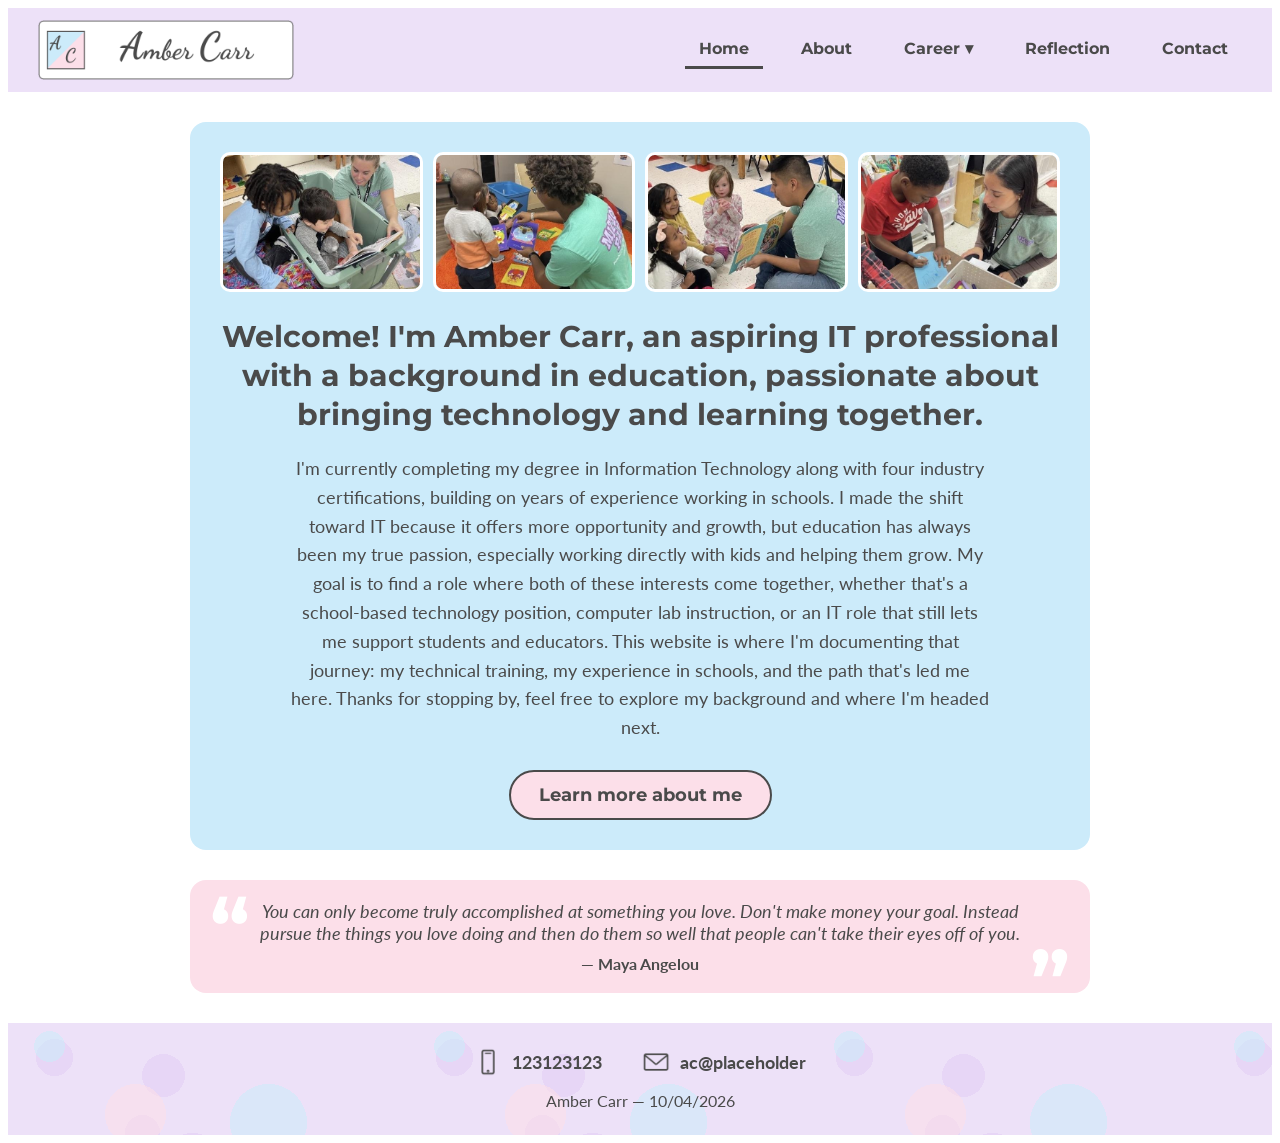
<file: webdevelopment/index.html>
<!DOCTYPE html>
<html lang="en">
<!--
  Name: Amber Carr
  Date: 11/10/2026
  Course: IS_LT-4355
  File: index.html
  Description: Activity 5 - Home Page with navigation (index.html)
-->

<head>
  <meta charset="utf-8">
  <meta name="viewport" content="width=device-width, initial-scale=1">
  <title>Amber Carr - Home</title>

  <!-- Favicon: icon shown in the browser tab -->
  <link rel="shortcut icon" type="image/x-icon" href="favicon.ico">

  <!-- Fonts from the design plan: Montserrat (headings) and Lato (body) -->
  <link rel="preconnect" href="https://fonts.googleapis.com">
  <link rel="preconnect" href="https://fonts.gstatic.com" crossorigin>
  <link rel="stylesheet" href="https://fonts.googleapis.com/css2?family=Lato&amp;family=Montserrat:wght@700&amp;display=swap">

  <!-- styling -->
  <link rel="stylesheet" href="style.css">
  <link rel="stylesheet" href="nav.css">
</head>

<body>

  <!-- ===== NAVIGATION: logo and menu coded here (styled in nav.css) ===== -->
  <header>
    <a href="index.html"><img src="images/logo.png" alt="Amber Carr Site Logo"></a>
    <!-- Hamburger icon (shows on phones only): checkbox + label open the menu with CSS only -->
    <input type="checkbox" id="menu-toggle" class="menu-toggle" aria-label="Open or close the navigation menu">
    <label for="menu-toggle" class="menu-icon" title="Menu">&#9776;</label>
    <nav>
      <ul>
        <li><a href="index.html" aria-current="page">Home</a></li>
        <li><a href="about.html">About</a></li>
        <li class="has-dropdown"><a href="career.html">Career</a>
          <!-- Tier 2: drop-down menu for the Career link -->
          <ul class="dropdown">
            <li><a href="career.html#jumpstart">Jumpstart Corps Member</a></li>
            <li><a href="career.html#mizzou-pals">Mizzou Pals Tutor</a></li>
            <li><a href="career.html#bask">Before and After School Care</a></li>
            <li><a href="career.html#vbs">Vacation Bible School</a></li>
          </ul>
        </li>
        <li><a href="reflection.html">Reflection</a></li>
        <li><a href="contact.html">Contact</a></li>
      </ul>
    </nav>
  </header>

  <!-- ===== MAIN CONTENT: hero section and quote coded here ===== -->
  <main>
    <!-- Hero section: photos, welcome statement, purpose paragraph, and call to action -->
    <section class="hero">
      <div class="hero-photos">
        <img src="images/hero-1.jpg" alt="A tutor and two children reading a book together in a classroom">
        <img src="images/hero-2.jpg" alt="A tutor showing picture cards to a group of preschool children">
        <img src="images/hero-3.jpg" alt="A tutor reading a picture book to three young children on the floor">
        <img src="images/hero-4.jpg" alt="A tutor helping a young boy draw at a classroom table">
      </div>

      <h1>Welcome! I'm Amber Carr, an aspiring IT professional with a background in education, passionate about bringing technology and learning together.</h1>

      <p>
        I'm currently completing my degree in Information Technology along with four industry
        certifications, building on years of experience working in schools. I made the shift toward
        IT because it offers more opportunity and growth, but education has always been my true
        passion, especially working directly with kids and helping them grow. My goal is to find a
        role where both of these interests come together, whether that's a school-based technology
        position, computer lab instruction, or an IT role that still lets me support students and
        educators. This website is where I'm documenting that journey: my technical training, my
        experience in schools, and the path that's led me here. Thanks for stopping by, feel free
        to explore my background and where I'm headed next.
      </p>

      <a class="hero-button" href="about.html">Learn more about me</a>
    </section>

    <!-- Favorite quote -->
    <div class="quote-box">
      <blockquote>
        <p>You can only become truly accomplished at something you love. Don't make money your
          goal. Instead pursue the things you love doing and then do them so well that people can't
          take their eyes off of you.</p>
        <footer>&mdash; Maya Angelou</footer>
      </blockquote>
    </div>
  </main>

  <footer>
    <ul class="footer-contact">
      <li><img src="images/phone.png" alt="Phone icon"> <a href="tel:123123123">123123123</a></li>
      <li><img src="images/email.png" alt="Email icon"> <a href="mailto:ac@placeholder">ac@placeholder</a></li>
    </ul>
    <p>Amber Carr &mdash; 10/04/2026</p>
  </footer>

</body>

</html>
</file>
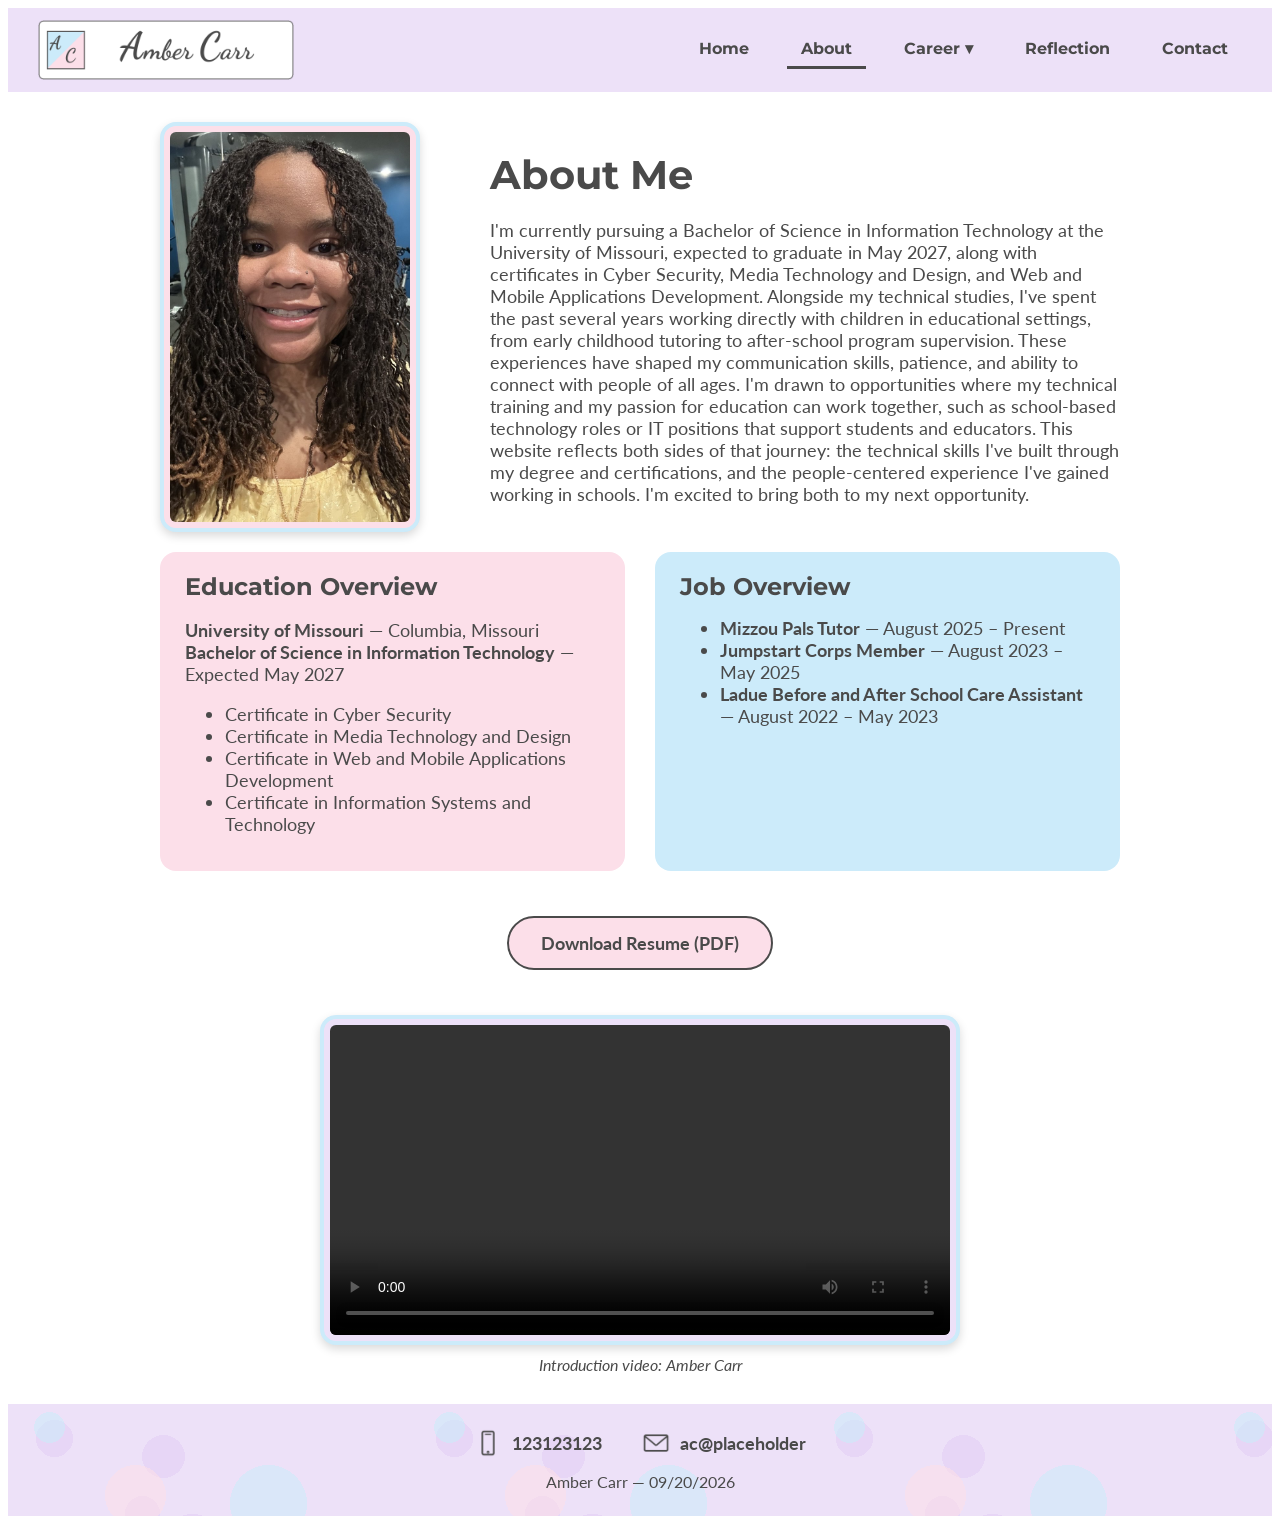
<file: webdevelopment/about.html>
<!DOCTYPE html>
<html lang="en">
<!--
  Name: Amber Carr
  Date: 11/10/2026
  Course: IS_LT-4355
  File: about.html
  Description: Activity 5 - About Page with navigation (about.html)
-->

<head>
  <!-- Sets character encoding -->
  <meta charset="utf-8">

  <!-- Makes the page responsive on mobile devices -->
  <meta name="viewport" content="width=device-width, initial-scale=1">

  <!-- Title -->
  <title>Amber Carr - About</title>

  <!-- Favicon: icon shown in the browser tab -->
  <link rel="shortcut icon" type="image/x-icon" href="favicon.ico">

  <!-- Fonts: Montserrat (headings, navigation) and Lato (body) -->
  <link rel="preconnect" href="https://fonts.googleapis.com">
  <link rel="preconnect" href="https://fonts.gstatic.com" crossorigin>
  <link rel="stylesheet" href="https://fonts.googleapis.com/css2?family=Lato&amp;family=Montserrat:wght@700&amp;display=swap">

  <!-- styling -->
  <link rel="stylesheet" href="style.css">
  <link rel="stylesheet" href="nav.css">
</head>

<body class="about-page">

  <!-- ===== NAVIGATION: logo and menu coded here (styled in nav.css) ===== -->
  <header>
    <a href="index.html"><img src="images/logo.png" alt="Amber Carr Site Logo"></a>
    <!-- Hamburger icon (shows on phones only): checkbox + label open the menu with CSS only -->
    <input type="checkbox" id="menu-toggle" class="menu-toggle" aria-label="Open or close the navigation menu">
    <label for="menu-toggle" class="menu-icon" title="Menu">&#9776;</label>
    <nav>
      <ul>
        <li><a href="index.html">Home</a></li>
        <li><a href="about.html" aria-current="page">About</a></li>
        <li class="has-dropdown"><a href="career.html">Career</a>
          <!-- Tier 2: drop-down menu for the Career link -->
          <ul class="dropdown">
            <li><a href="career.html#jumpstart">Jumpstart Corps Member</a></li>
            <li><a href="career.html#mizzou-pals">Mizzou Pals Tutor</a></li>
            <li><a href="career.html#bask">Before and After School Care</a></li>
            <li><a href="career.html#vbs">Vacation Bible School</a></li>
          </ul>
        </li>
        <li><a href="reflection.html">Reflection</a></li>
        <li><a href="contact.html">Contact</a></li>
      </ul>
    </nav>
  </header>

  <!-- ===== MAIN CONTENT: about me, education, and job overview coded here ===== -->
  <main>
    <!-- Main heading -->
    <h1>About Me</h1>

    <!-- Headshot image: relative link to the media folder, styled in style.css -->
    <img class="headshot" src="images/headshot-full.jpg" alt="Headshot of Amber Carr smiling at the camera">

    <!-- About me paragraph -->
    <p class="bio">
      I'm currently pursuing a Bachelor of Science in Information Technology at the University of
      Missouri, expected to graduate in May 2027, along with certificates in Cyber Security, Media
      Technology and Design, and Web and Mobile Applications Development. Alongside my technical
      studies, I've spent the past several years working directly with children in educational
      settings, from early childhood tutoring to after-school program supervision. These
      experiences have shaped my communication skills, patience, and ability to connect with people
      of all ages. I'm drawn to opportunities where my technical training and my passion for
      education can work together, such as school-based technology roles or IT positions that
      support students and educators. This website reflects both sides of that journey: the
      technical skills I've built through my degree and certifications, and the people-centered
      experience I've gained working in schools. I'm excited to bring both to my next opportunity.
    </p>

    <section class="education">
      <!-- Education subsection -->
      <h2>Education Overview</h2>
      <p>
        <strong>University of Missouri</strong> &mdash; Columbia, Missouri<br>
        <strong>Bachelor of Science in Information Technology</strong> &mdash; Expected May 2027
      </p>
      <ul>
        <li>Certificate in Cyber Security</li>
        <li>Certificate in Media Technology and Design</li>
        <li>Certificate in Web and Mobile Applications Development</li>
        <li>Certificate in Information Systems and Technology</li>
      </ul>
    </section>

    <section class="jobs">
      <!-- Job history subsection -->
      <h2>Job Overview</h2>
      <ul>
        <li><strong>Mizzou Pals Tutor</strong> &mdash; August 2025 &ndash; Present</li>
        <li><strong>Jumpstart Corps Member</strong> &mdash; August 2023 &ndash; May 2025</li>
        <li><strong>Ladue Before and After School Care Assistant</strong> &mdash; August 2022 &ndash; May 2023</li>
      </ul>
    </section>

    <!-- Resume link: relative path to the PDF in the same folder as this page -->
    <p class="resume-wrap">
      <a class="pdf-link" href="Carr_resume.pdf">Download Resume (PDF)</a>
    </p>

    <!-- Intro video: embedded with controls, relative link to the media folder, styled in style.css -->
    <figure class="intro-video">
      <video controls aria-label="Video of Amber Carr introducing herself and her career goals">
        <source src="images/intro.mp4" type="video/mp4">
        Your browser does not support the video tag.
      </video>
      <figcaption>Introduction video: Amber Carr</figcaption>
    </figure>
  </main>

  <footer>
    <ul class="footer-contact">
      <li><img src="images/phone.png" alt="Phone icon"> <a href="tel:123123123">123123123</a></li>
      <li><img src="images/email.png" alt="Email icon"> <a href="mailto:ac@placeholder">ac@placeholder</a></li>
    </ul>
    <p>Amber Carr &mdash; 09/20/2026</p>
  </footer>

</body>

</html>
</file>
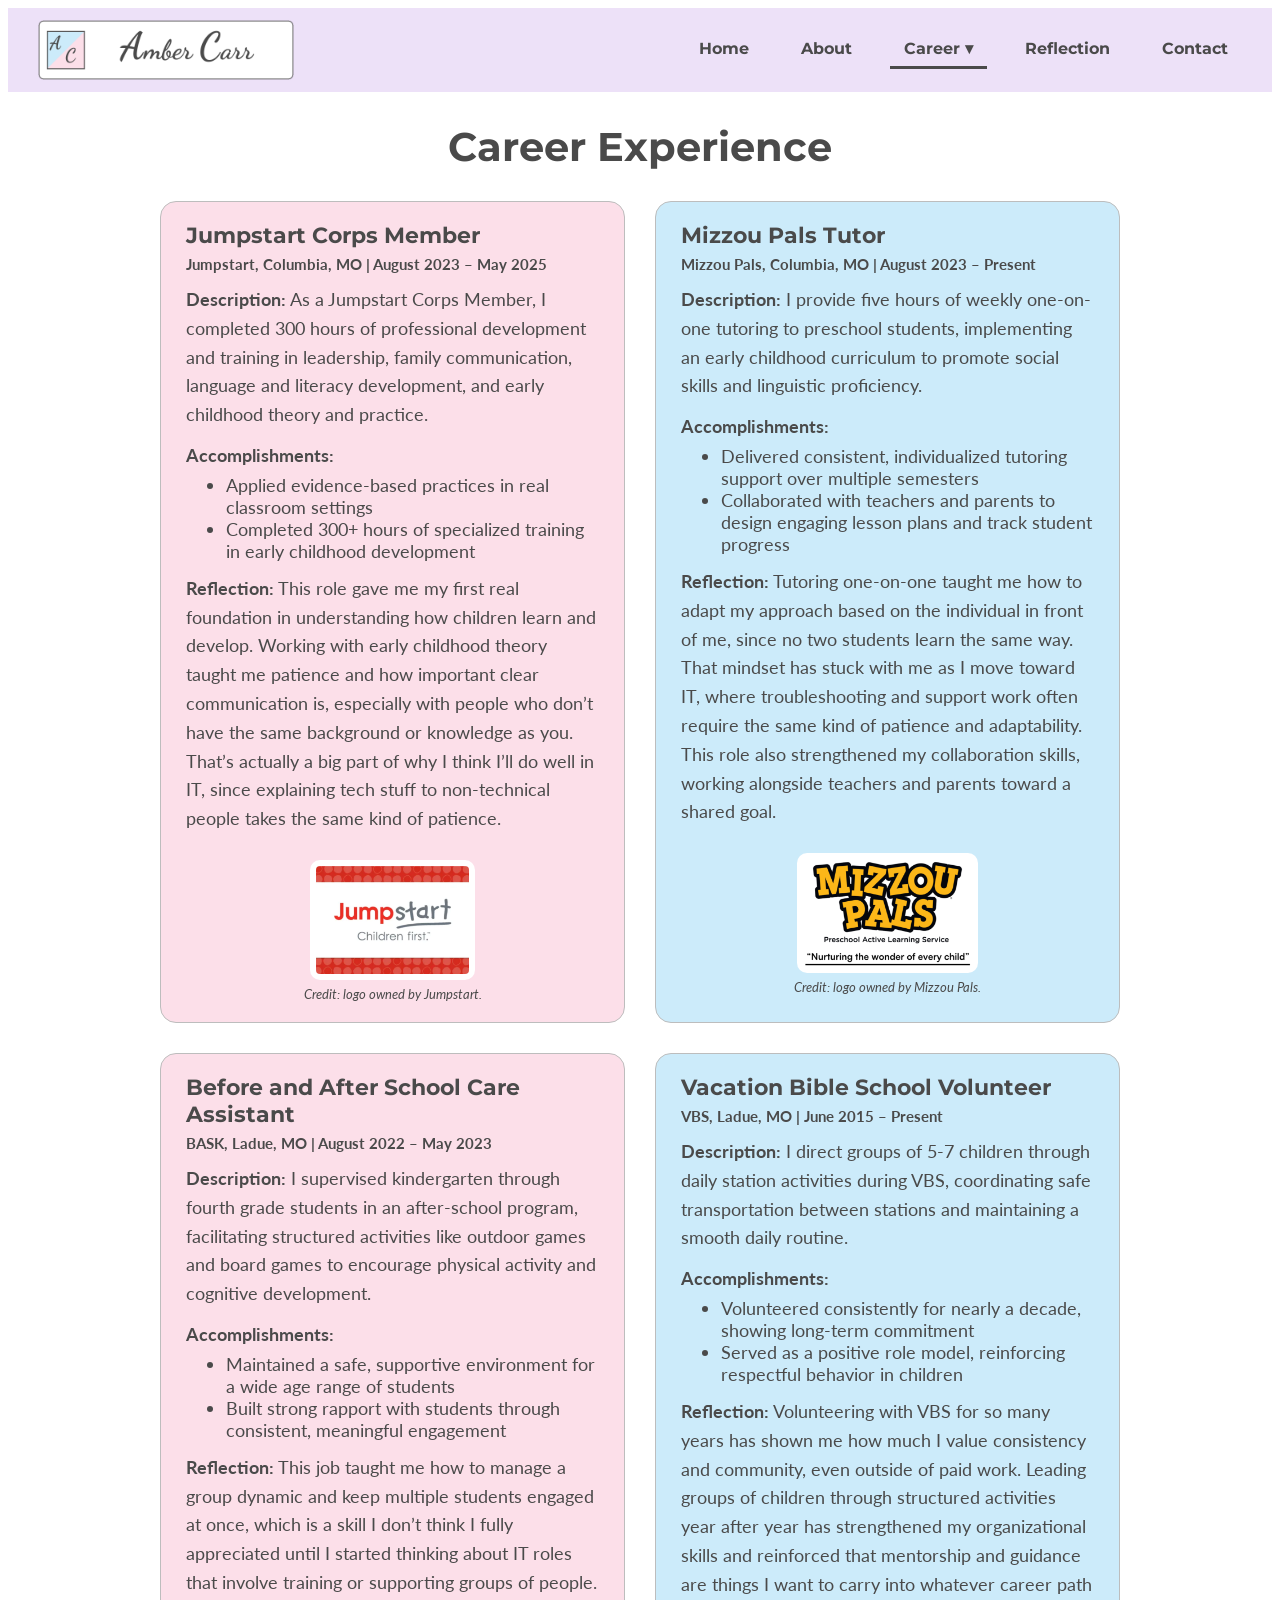
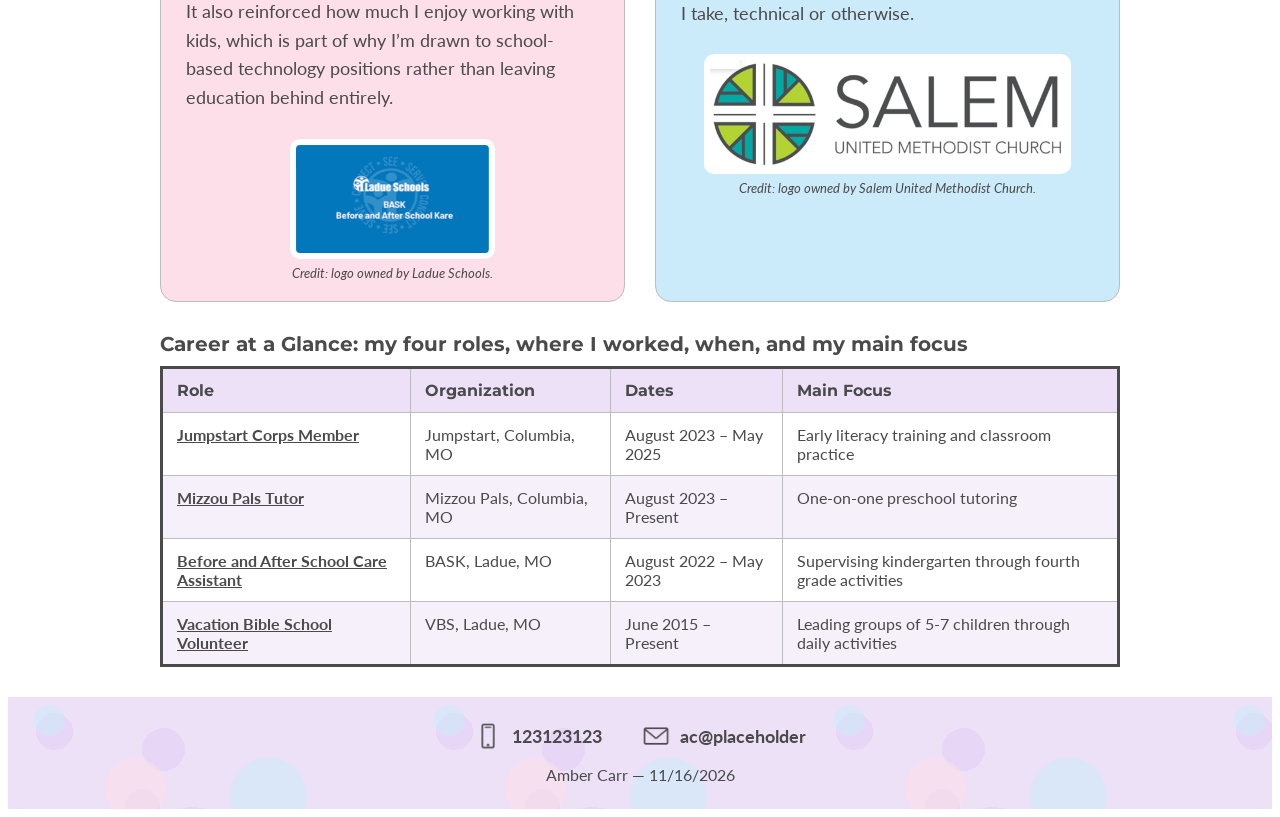
<file: webdevelopment/career.html>
<!DOCTYPE html>
<html lang="en">
<!--
  Name: Amber Carr
  Date: 11/16/2026
  Course: IS_LT-4355
  File: career.html
  Description: Activity 8 - Career page with responsive Grid layout and anchor links (career.html)
-->

<head>
  <meta charset="utf-8">
  <meta name="viewport" content="width=device-width, initial-scale=1">
  <title>Amber Carr - Career</title>

  <!-- Favicon: icon shown in the browser tab -->
  <link rel="shortcut icon" type="image/x-icon" href="favicon.ico">

  <!-- Fonts: Montserrat (headings, navigation) and Lato (body) -->
  <link rel="preconnect" href="https://fonts.googleapis.com">
  <link rel="preconnect" href="https://fonts.gstatic.com" crossorigin>
  <link rel="stylesheet" href="https://fonts.googleapis.com/css2?family=Lato&amp;family=Montserrat:wght@700&amp;display=swap">

  <!-- styling -->
  <link rel="stylesheet" href="style.css">
  <link rel="stylesheet" href="nav.css">
</head>

<body class="career-page">

  <!-- ===== NAVIGATION: logo and menu coded here (styled in nav.css) ===== -->
  <header>
    <a href="index.html"><img src="images/logo.png" alt="Amber Carr Site Logo"></a>
    <!-- Hamburger icon (shows on phones only): checkbox + label open the menu with CSS only -->
    <input type="checkbox" id="menu-toggle" class="menu-toggle" aria-label="Open or close the navigation menu">
    <label for="menu-toggle" class="menu-icon" title="Menu">&#9776;</label>
    <nav>
      <ul>
        <li><a href="index.html">Home</a></li>
        <li><a href="about.html">About</a></li>
        <li class="has-dropdown"><a href="career.html" aria-current="page">Career</a>
          <!-- Tier 2: drop-down menu with anchor links to the sections on career.html -->
          <ul class="dropdown">
            <li><a href="career.html#jumpstart">Jumpstart Corps Member</a></li>
            <li><a href="career.html#mizzou-pals">Mizzou Pals Tutor</a></li>
            <li><a href="career.html#bask">Before and After School Care</a></li>
            <li><a href="career.html#vbs">Vacation Bible School</a></li>
          </ul>
        </li>
        <li><a href="reflection.html">Reflection</a></li>
        <li><a href="contact.html">Contact</a></li>
      </ul>
    </nav>
  </header>

  <!-- ===== MAIN CONTENT: four career cards in a responsive grid (styled in style.css) ===== -->
  <main>
    <div class="career-intro">
      <h1>Career Experience</h1>
    </div>

    <section class="career-card" id="jumpstart">
      <details open>
        <summary>
          <h2>Jumpstart Corps Member</h2>
          <span class="career-meta">Jumpstart, Columbia, MO | August 2023 &ndash; May 2025</span>
        </summary>
        <div class="card-body">
          <div class="card-text">
            <p><strong>Description:</strong> As a Jumpstart Corps Member, I completed 300 hours of professional development and training in leadership, family communication, language and literacy development, and early childhood theory and practice.</p>
            <p class="career-label"><strong>Accomplishments:</strong></p>
            <ul>
            <li>Applied evidence-based practices in real classroom settings</li>
            <li>Completed 300+ hours of specialized training in early childhood development</li>
            </ul>
            <p><strong>Reflection:</strong> This role gave me my first real foundation in understanding how children learn and develop. Working with early childhood theory taught me patience and how important clear communication is, especially with people who don&rsquo;t have the same background or knowledge as you. That&rsquo;s actually a big part of why I think I&rsquo;ll do well in IT, since explaining tech stuff to non-technical people takes the same kind of patience.</p>
          </div>
          <figure class="card-artifact">
            <img src="images/jumpstart-logo.png" alt="Jumpstart logo with the tagline Children first">
            <figcaption>Credit: logo owned by Jumpstart.</figcaption>
          </figure>
        </div>
      </details>
    </section>

    <section class="career-card" id="mizzou-pals">
      <details open>
        <summary>
          <h2>Mizzou Pals Tutor</h2>
          <span class="career-meta">Mizzou Pals, Columbia, MO | August 2023 &ndash; Present</span>
        </summary>
        <div class="card-body">
          <div class="card-text">
            <p><strong>Description:</strong> I provide five hours of weekly one-on-one tutoring to preschool students, implementing an early childhood curriculum to promote social skills and linguistic proficiency.</p>
            <p class="career-label"><strong>Accomplishments:</strong></p>
            <ul>
            <li>Delivered consistent, individualized tutoring support over multiple semesters</li>
            <li>Collaborated with teachers and parents to design engaging lesson plans and track student progress</li>
            </ul>
            <p><strong>Reflection:</strong> Tutoring one-on-one taught me how to adapt my approach based on the individual in front of me, since no two students learn the same way. That mindset has stuck with me as I move toward IT, where troubleshooting and support work often require the same kind of patience and adaptability. This role also strengthened my collaboration skills, working alongside teachers and parents toward a shared goal.</p>
          </div>
          <figure class="card-artifact">
            <img src="images/mizzou-pals-logo.png" alt="Mizzou Pals Preschool Active Learning Service logo">
            <figcaption>Credit: logo owned by Mizzou Pals.</figcaption>
          </figure>
        </div>
      </details>
    </section>

    <section class="career-card" id="bask">
      <details open>
        <summary>
          <h2>Before and After School Care Assistant</h2>
          <span class="career-meta">BASK, Ladue, MO | August 2022 &ndash; May 2023</span>
        </summary>
        <div class="card-body">
          <div class="card-text">
            <p><strong>Description:</strong> I supervised kindergarten through fourth grade students in an after-school program, facilitating structured activities like outdoor games and board games to encourage physical activity and cognitive development.</p>
            <p class="career-label"><strong>Accomplishments:</strong></p>
            <ul>
            <li>Maintained a safe, supportive environment for a wide age range of students</li>
            <li>Built strong rapport with students through consistent, meaningful engagement</li>
            </ul>
            <p><strong>Reflection:</strong> This job taught me how to manage a group dynamic and keep multiple students engaged at once, which is a skill I don&rsquo;t think I fully appreciated until I started thinking about IT roles that involve training or supporting groups of people. It also reinforced how much I enjoy working with kids, which is part of why I&rsquo;m drawn to school-based technology positions rather than leaving education behind entirely.</p>
          </div>
          <figure class="card-artifact">
            <img src="images/bask-logo.png" alt="Ladue Schools BASK Before and After School Kare logo">
            <figcaption>Credit: logo owned by Ladue Schools.</figcaption>
          </figure>
        </div>
      </details>
    </section>

    <section class="career-card" id="vbs">
      <details open>
        <summary>
          <h2>Vacation Bible School Volunteer</h2>
          <span class="career-meta">VBS, Ladue, MO | June 2015 &ndash; Present</span>
        </summary>
        <div class="card-body">
          <div class="card-text">
            <p><strong>Description:</strong> I direct groups of 5-7 children through daily station activities during VBS, coordinating safe transportation between stations and maintaining a smooth daily routine.</p>
            <p class="career-label"><strong>Accomplishments:</strong></p>
            <ul>
            <li>Volunteered consistently for nearly a decade, showing long-term commitment</li>
            <li>Served as a positive role model, reinforcing respectful behavior in children</li>
            </ul>
            <p><strong>Reflection:</strong> Volunteering with VBS for so many years has shown me how much I value consistency and community, even outside of paid work. Leading groups of children through structured activities year after year has strengthened my organizational skills and reinforced that mentorship and guidance are things I want to carry into whatever career path I take, technical or otherwise.</p>
          </div>
          <figure class="card-artifact">
            <img src="images/salem-logo.png" alt="Salem United Methodist Church logo">
            <figcaption>Credit: logo owned by Salem United Methodist Church.</figcaption>
          </figure>
        </div>
      </details>
    </section>
    <!-- Table: career summary (styled in style.css) -->
    <figure class="career-table">
      <div class="table-scroll" role="region" aria-label="Career summary table" tabindex="0">
        <table>
          <caption>Career at a Glance: my four roles, where I worked, when, and my main focus</caption>
          <thead>
            <tr>
              <th scope="col">Role</th>
              <th scope="col">Organization</th>
              <th scope="col">Dates</th>
              <th scope="col">Main Focus</th>
            </tr>
          </thead>
          <tbody>
          <tr>
            <th scope="row"><a href="#jumpstart">Jumpstart Corps Member</a></th>
            <td>Jumpstart, Columbia, MO</td>
            <td>August 2023 &ndash; May 2025</td>
            <td>Early literacy training and classroom practice</td>
          </tr>
          <tr>
            <th scope="row"><a href="#mizzou-pals">Mizzou Pals Tutor</a></th>
            <td>Mizzou Pals, Columbia, MO</td>
            <td>August 2023 &ndash; Present</td>
            <td>One-on-one preschool tutoring</td>
          </tr>
          <tr>
            <th scope="row"><a href="#bask">Before and After School Care Assistant</a></th>
            <td>BASK, Ladue, MO</td>
            <td>August 2022 &ndash; May 2023</td>
            <td>Supervising kindergarten through fourth grade activities</td>
          </tr>
          <tr>
            <th scope="row"><a href="#vbs">Vacation Bible School Volunteer</a></th>
            <td>VBS, Ladue, MO</td>
            <td>June 2015 &ndash; Present</td>
            <td>Leading groups of 5-7 children through daily activities</td>
          </tr>
          </tbody>
        </table>
      </div>
    </figure>
  </main>

  <footer>
    <ul class="footer-contact">
      <li><img src="images/phone.png" alt="Phone icon"> <a href="tel:123123123">123123123</a></li>
      <li><img src="images/email.png" alt="Email icon"> <a href="mailto:ac@placeholder">ac@placeholder</a></li>
    </ul>
    <p>Amber Carr &mdash; 11/16/2026</p>
  </footer>

  <!-- Phone view: cards collapse (first card open) and expand when tapped. Desktop and tablet: all cards stay open. -->
  <script>
    (function () {
      var cards = document.querySelectorAll(".career-card details");
      var phone = window.matchMedia("(max-width: 600px)");

      function setLayout() {
        var target = document.getElementById(location.hash.slice(1));
        cards.forEach(function (card, i) {
          var wanted = phone.matches ? i === 0 : true;
          if (target && target.contains(card)) { wanted = true; }
          card.open = wanted;
        });
      }

      cards.forEach(function (card) {
        card.querySelector("summary").addEventListener("click", function (event) {
          if (!phone.matches) { event.preventDefault(); }
        });
      });

      setLayout();
      phone.addEventListener("change", setLayout);
      window.addEventListener("hashchange", setLayout);
    })();
  </script>

</body>

</html>
</file>
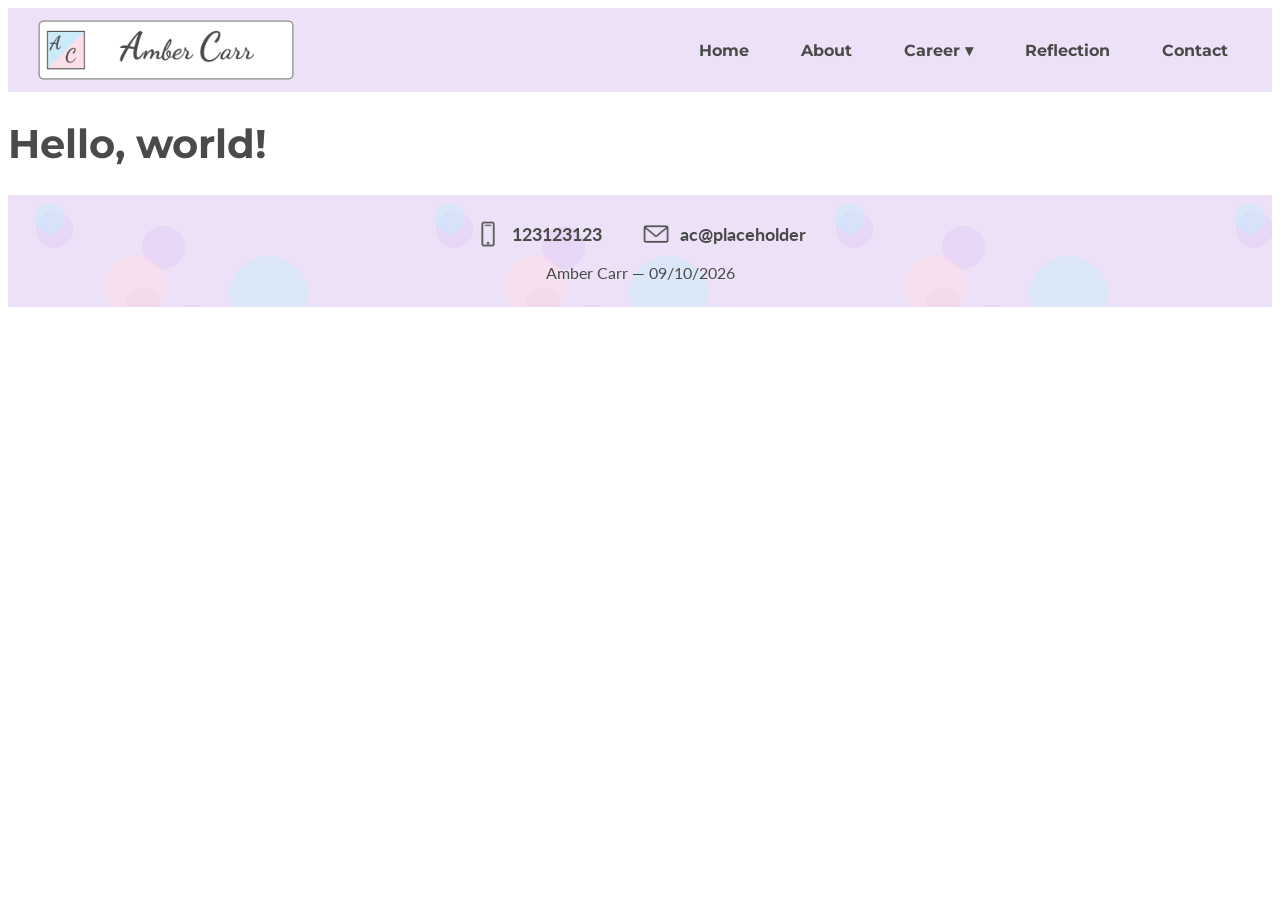
<file: webdevelopment/Carrtemplate.html>
<!DOCTYPE html>
<html lang="en">
<!--
  Name: Amber Carr
  Date: 11/10/2026
  Course: IS_LT-4355
  File: Carrtemplate.html
  Description: Activity 7 - Template with responsive navigation (Carrtemplate.html)
-->

<head>
  <meta charset="utf-8">
  <meta name="viewport" content="width=device-width, initial-scale=1">
  <title>Boilerplate Template</title>

  <!-- Favicon: icon shown in the browser tab -->
  <link rel="shortcut icon" type="image/x-icon" href="favicon.ico">

  <!-- Fonts: Montserrat (headings, navigation) and Lato (body) -->
  <link rel="preconnect" href="https://fonts.googleapis.com">
  <link rel="preconnect" href="https://fonts.gstatic.com" crossorigin>
  <link rel="stylesheet" href="https://fonts.googleapis.com/css2?family=Lato&amp;family=Montserrat:wght@700&amp;display=swap">

  <!-- styling -->
  <link rel="stylesheet" href="style.css">
  <link rel="stylesheet" href="nav.css">
</head>

<body>

  <!-- ===== NAVIGATION: logo and menu coded here (styled in nav.css) ===== -->
  <header>
    <a href="index.html"><img src="images/logo.png" alt="Amber Carr Site Logo"></a>
    <!-- Hamburger icon (shows on phones only): checkbox + label open the menu with CSS only -->
    <input type="checkbox" id="menu-toggle" class="menu-toggle" aria-label="Open or close the navigation menu">
    <label for="menu-toggle" class="menu-icon" title="Menu">&#9776;</label>
    <nav>
      <ul>
        <li><a href="index.html">Home</a></li>
        <li><a href="about.html">About</a></li>
        <li class="has-dropdown"><a href="career.html">Career</a>
          <!-- Tier 2: drop-down menu for the Career link -->
          <ul class="dropdown">
            <li><a href="career.html#jumpstart">Jumpstart Corps Member</a></li>
            <li><a href="career.html#mizzou-pals">Mizzou Pals Tutor</a></li>
            <li><a href="career.html#bask">Before and After School Care</a></li>
            <li><a href="career.html#vbs">Vacation Bible School</a></li>
          </ul>
        </li>
        <li><a href="reflection.html">Reflection</a></li>
        <li><a href="contact.html">Contact</a></li>
      </ul>
    </nav>
  </header>

  <!-- ===== MAIN CONTENT ===== -->
  <main>
    <h1>Hello, world!</h1>
  </main>

  <footer>
    <ul class="footer-contact">
      <li><img src="images/phone.png" alt="Phone icon"> <a href="tel:123123123">123123123</a></li>
      <li><img src="images/email.png" alt="Email icon"> <a href="mailto:ac@placeholder">ac@placeholder</a></li>
    </ul>
    <p>Amber Carr &mdash; 09/10/2026</p>
  </footer>

</body>

</html>
</file>
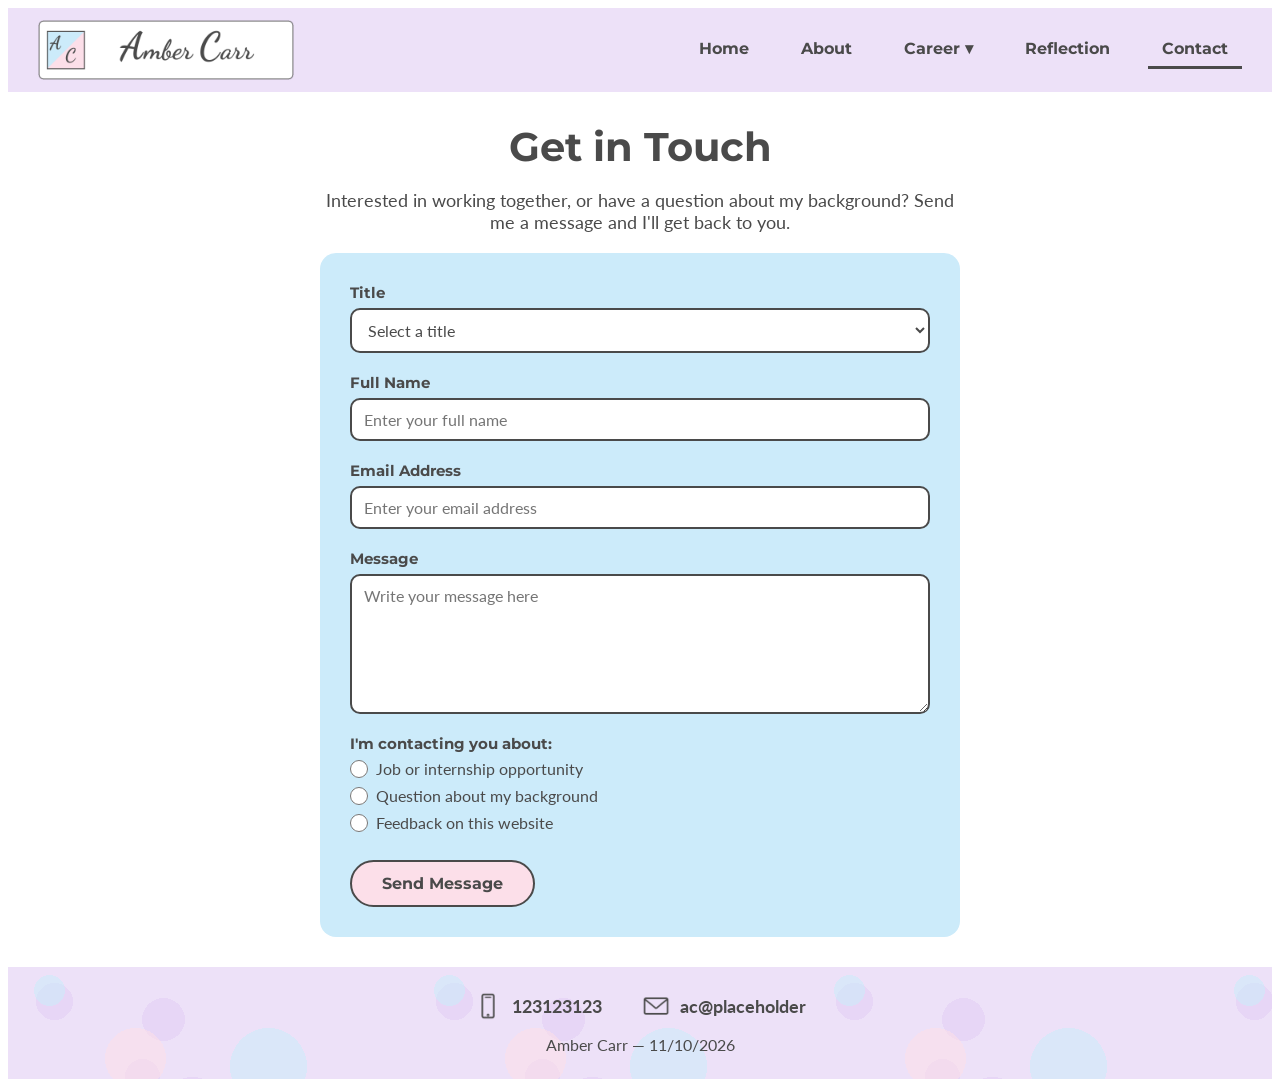
<file: webdevelopment/contact.html>
<!DOCTYPE html>
<html lang="en">
<!--
  Name: Amber Carr
  Date: 11/10/2026
  Course: IS_LT-4355
  File: contact.html
  Description: Activity 6 - Contact Page with form (contact.html)
-->

<head>
  <meta charset="utf-8">
  <meta name="viewport" content="width=device-width, initial-scale=1">
  <title>Amber Carr - Contact</title>

  <!-- Favicon: icon shown in the browser tab -->
  <link rel="shortcut icon" type="image/x-icon" href="favicon.ico">

  <!-- Fonts: Montserrat (headings, navigation) and Lato (body) -->
  <link rel="preconnect" href="https://fonts.googleapis.com">
  <link rel="preconnect" href="https://fonts.gstatic.com" crossorigin>
  <link rel="stylesheet" href="https://fonts.googleapis.com/css2?family=Lato&amp;family=Montserrat:wght@700&amp;display=swap">

  <!-- styling -->
  <link rel="stylesheet" href="style.css">
  <link rel="stylesheet" href="nav.css">
</head>

<body>

  <!-- ===== NAVIGATION: logo and menu coded here (styled in nav.css) ===== -->
  <header>
    <a href="index.html"><img src="images/logo.png" alt="Amber Carr Site Logo"></a>
    <!-- Hamburger icon (shows on phones only): checkbox + label open the menu with CSS only -->
    <input type="checkbox" id="menu-toggle" class="menu-toggle" aria-label="Open or close the navigation menu">
    <label for="menu-toggle" class="menu-icon" title="Menu">&#9776;</label>
    <nav>
      <ul>
        <li><a href="index.html">Home</a></li>
        <li><a href="about.html">About</a></li>
        <li class="has-dropdown"><a href="career.html">Career</a>
          <!-- Tier 2: drop-down menu for the Career link -->
          <ul class="dropdown">
            <li><a href="career.html#jumpstart">Jumpstart Corps Member</a></li>
            <li><a href="career.html#mizzou-pals">Mizzou Pals Tutor</a></li>
            <li><a href="career.html#bask">Before and After School Care</a></li>
            <li><a href="career.html#vbs">Vacation Bible School</a></li>
          </ul>
        </li>
        <li><a href="reflection.html">Reflection</a></li>
        <li><a href="contact.html" aria-current="page">Contact</a></li>
      </ul>
    </nav>
  </header>

  <!-- ===== MAIN CONTENT: contact form coded here (form styles are in style.css) ===== -->
  <main>
    <div class="contact-heading">
      <h1>Get in Touch</h1>
      <p>Interested in working together, or have a question about my background? Send me a message and I'll get back to you.</p>
    </div>

    <form class="contact-form" action="#" method="get">
      <!-- Title drop-down menu -->
      <div class="form-group">
        <label for="title">Title</label>
        <select id="title" name="title" required>
          <option value="" disabled selected>Select a title</option>
          <option value="mr">Mr.</option>
          <option value="ms">Ms.</option>
          <option value="mrs">Mrs.</option>
          <option value="mx">Mx.</option>
          <option value="dr">Dr.</option>
        </select>
      </div>

      <!-- Full name -->
      <div class="form-group">
        <label for="fullname">Full Name</label>
        <input type="text" id="fullname" name="fullname" placeholder="Enter your full name" autocomplete="name" required>
      </div>

      <!-- Email address (type="email" checks for a valid email) -->
      <div class="form-group">
        <label for="email">Email Address</label>
        <input type="email" id="email" name="email" placeholder="Enter your email address" autocomplete="email" required>
      </div>

      <!-- Message -->
      <div class="form-group">
        <label for="message">Message</label>
        <textarea id="message" name="message" rows="6" placeholder="Write your message here" required></textarea>
      </div>

      <!-- Select button menu (radio buttons) -->
      <fieldset class="form-group">
        <legend>I'm contacting you about:</legend>
        <label class="radio-option" for="topic-job">
          <input type="radio" id="topic-job" name="topic" value="job" required> Job or internship opportunity
        </label>
        <label class="radio-option" for="topic-background">
          <input type="radio" id="topic-background" name="topic" value="background" required> Question about my background
        </label>
        <label class="radio-option" for="topic-feedback">
          <input type="radio" id="topic-feedback" name="topic" value="feedback" required> Feedback on this website
        </label>
      </fieldset>

      <!-- Submit button -->
      <button type="submit" class="submit-button">Send Message</button>
    </form>
  </main>

  <footer>
    <ul class="footer-contact">
      <li><img src="images/phone.png" alt="Phone icon"> <a href="tel:123123123">123123123</a></li>
      <li><img src="images/email.png" alt="Email icon"> <a href="mailto:ac@placeholder">ac@placeholder</a></li>
    </ul>
    <p>Amber Carr &mdash; 11/10/2026</p>
  </footer>

</body>

</html>
</file>
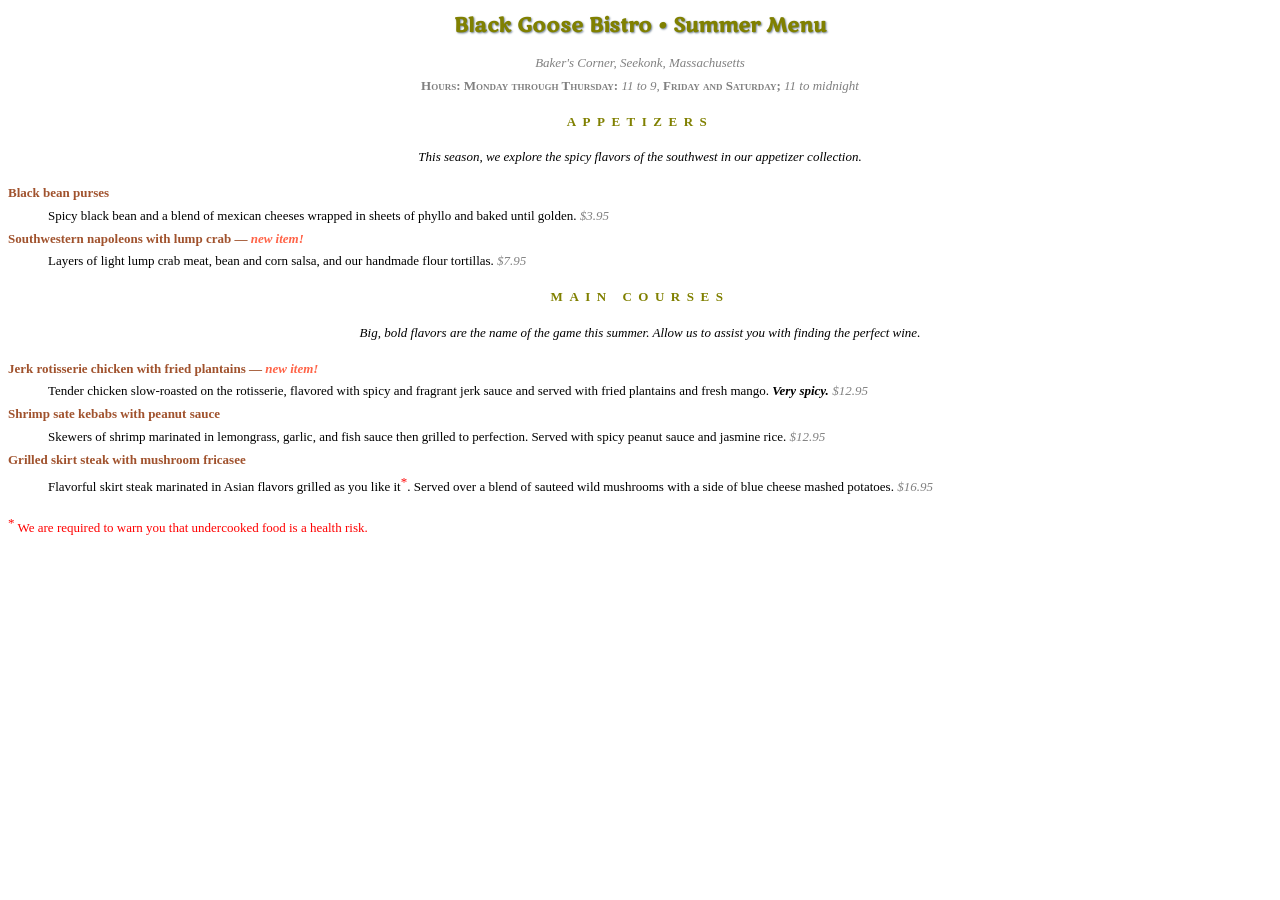
<file: webdevelopment/menu.html>
<!DOCTYPE html >
<html>

<head>
<meta charset="utf-8">
<title>Black Goose Bistro Summer Menu</title>
<link href="http://fonts.googleapis.com/css?family=Marko+One" rel="stylesheet">
<style>
  /* Global body styles: base font, size, and line spacing */
  body {
    font-family: Georgia, serif;
    font-size: small;
    line-height: 1.75em;
  }

  /* Main heading: fancy display font, olive color, subtle drop shadow */
  h1 {
    font: bold 1.5em "Marko One", Georgia, serif;
    color: olive;
    text-shadow: .05em .05em .1em lightslategray;
  }

  /* Section headings: uppercase, spaced out, olive color */
  h2 {
    font-size: 1em;
    text-transform: uppercase;
    letter-spacing: .5em;
    color: olive;
  }

  /* Menu item names: bold and sienna colored */
  dt {
    font-weight: bold;
    color: sienna;
  }

  /* Emphasized text: italic by default */
  strong {
    font-style: italic;
  }

  /* "New item!" labels inside dt elements: tomato red */
  dt strong {
    color: tomato;
  }

  /* Paragraph in the info section: italic, gray */
  #info p {
    font-style: italic;
    color: gray;
  }

  /* Prices: serif italic gray */
  .price {
    font-family: Georgia, serif;
    font-style: italic;
    color: gray;
  }

  /* Hours labels: bold small-caps */
  .label {
    font-weight: bold;
    font-variant: small-caps;
    font-style: normal;
  }

  /* Warning text and footnote marker: small and red */
  p.warning, sup {
    font-size: small;
    color: red;
  }

  /* Center the headings and info section */
  h1, h2, #info {
    text-align: center;
  }

  /* Center and italicize the paragraph right after each h2 */
  h2 + p {
    text-align: center;
    font-style: italic;
  }

</style>
</head>

<body>

<div id="info">
<h1>Black Goose Bistro &bull; Summer Menu</h1>

<p>Baker's Corner, Seekonk, Massachusetts<br>
<span class="label">Hours: Monday through Thursday:</span> 11 to 9, <span class="label">Friday and Saturday;</span> 11 to midnight</p>
</div>

<div id="appetizers">
<h2>Appetizers</h2>
<p>This season, we explore the spicy flavors of the southwest in our appetizer collection.</p>

<dl>
<dt>Black bean purses</dt>
<dd>Spicy black bean and a blend of mexican cheeses wrapped in sheets of phyllo and baked until golden. <span class="price">$3.95</span></dd>

<dt class="newitem">Southwestern napoleons with lump crab &mdash; <strong>new item!</strong></dt>
<dd>Layers of light lump crab meat, bean and corn salsa, and our handmade flour tortillas. <span class="price">$7.95</span></dd>
</dl>
</div>

<div id="entrees">

<h2>Main courses</h2>
<p>Big, bold flavors are the name of the game this summer. Allow us to assist you with finding the perfect wine.</p>


<dl>

<dt class="newitem">Jerk rotisserie chicken with fried plantains &mdash; <strong>new item!</strong></dt>
<dd>Tender chicken slow-roasted on the rotisserie, flavored with spicy and fragrant jerk sauce and served with fried plantains and fresh mango. <strong>Very spicy.</strong> <span class="price">$12.95</span></dd>

<dt>Shrimp sate kebabs with peanut sauce</dt>
<dd>Skewers of shrimp marinated in lemongrass, garlic, and fish sauce then grilled to perfection. Served with spicy peanut sauce and jasmine rice. <span class="price">$12.95</span></dd>

<dt>Grilled skirt steak with mushroom fricasee</dt>
<dd>Flavorful skirt steak marinated in Asian flavors grilled as you like it<sup>*</sup>. Served over a blend of sauteed wild mushrooms with a side of blue cheese mashed potatoes. <span class="price">$16.95</span></dd>
</dl>

</div>

<p class="warning"><sup>*</sup> We are required to warn you that undercooked food is a health risk.</p>

</body>
</html>
</file>
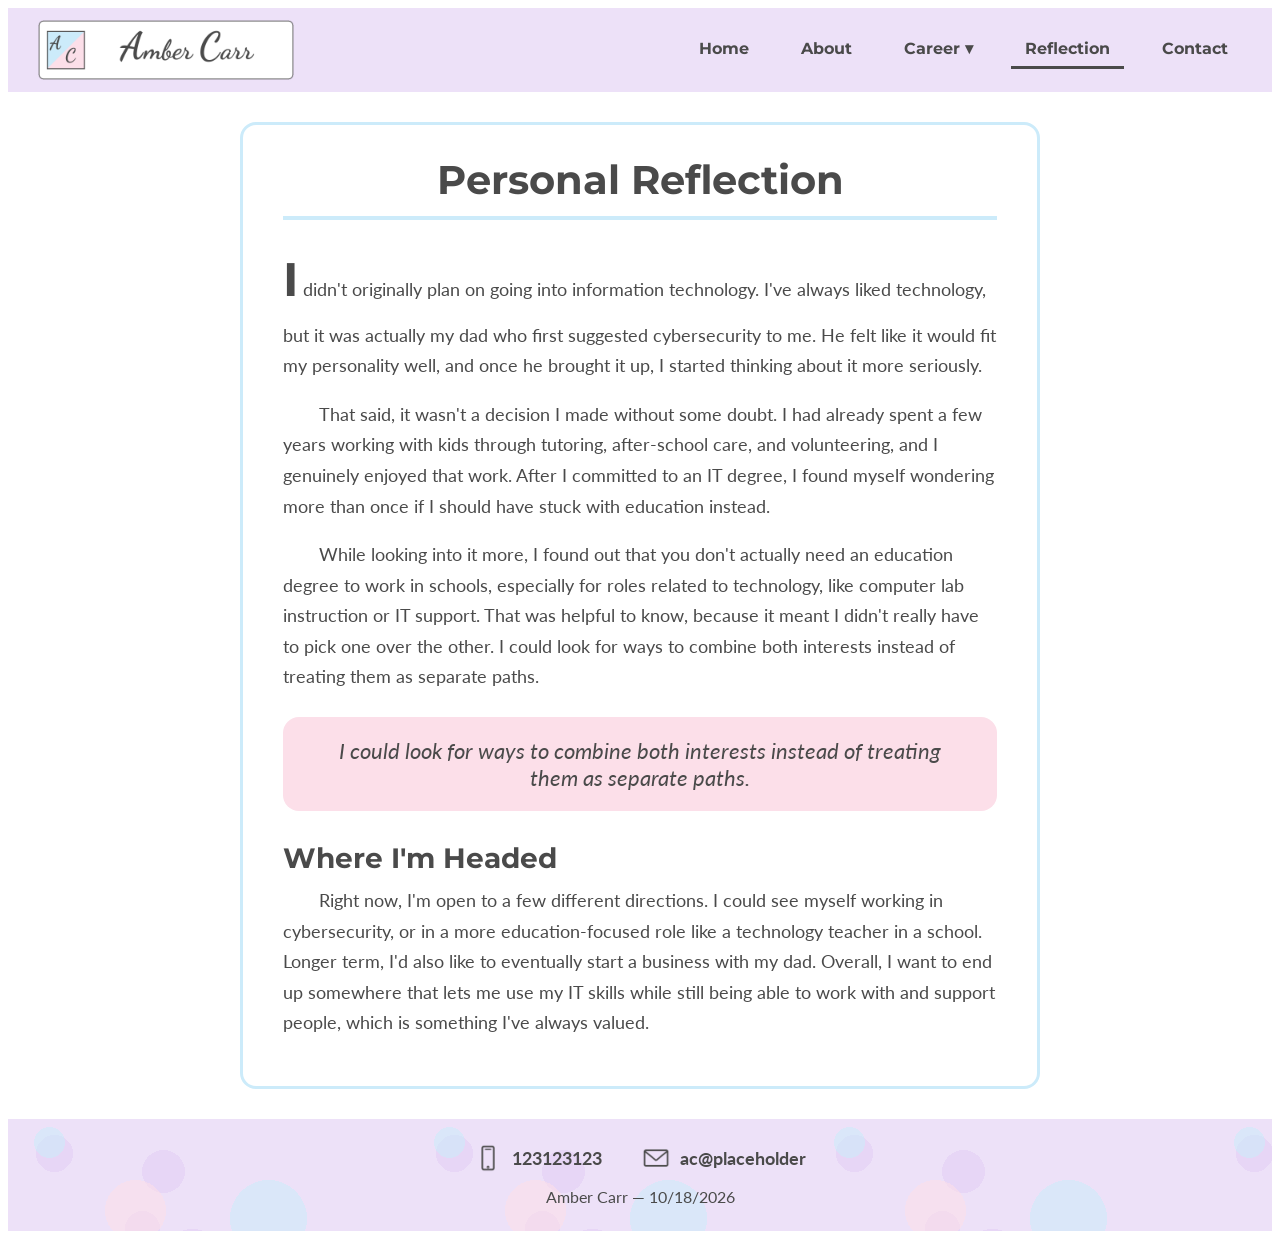
<file: webdevelopment/reflection.html>
<!DOCTYPE html>
<html lang="en">
<!--
  Name: Amber Carr
  Date: 11/10/2026
  Course: IS_LT-4355
  File: reflection.html
  Description: Activity 5 - Reflection Page (reflection.html)
-->

<head>
  <meta charset="utf-8">
  <meta name="viewport" content="width=device-width, initial-scale=1">
  <title>Amber Carr - Reflection</title>

  <!-- Favicon: icon shown in the browser tab -->
  <link rel="shortcut icon" type="image/x-icon" href="favicon.ico">

  <!-- Fonts: Montserrat (headings, navigation) and Lato (body) -->
  <link rel="preconnect" href="https://fonts.googleapis.com">
  <link rel="preconnect" href="https://fonts.gstatic.com" crossorigin>
  <link rel="stylesheet" href="https://fonts.googleapis.com/css2?family=Lato&amp;family=Montserrat:wght@700&amp;display=swap">

  <!-- styling -->
  <link rel="stylesheet" href="style.css">
  <link rel="stylesheet" href="nav.css">
</head>

<body>

  <!-- ===== NAVIGATION: logo and menu coded here (styled in nav.css) ===== -->
  <header>
    <a href="index.html"><img src="images/logo.png" alt="Amber Carr Site Logo"></a>
    <!-- Hamburger icon (shows on phones only): checkbox + label open the menu with CSS only -->
    <input type="checkbox" id="menu-toggle" class="menu-toggle" aria-label="Open or close the navigation menu">
    <label for="menu-toggle" class="menu-icon" title="Menu">&#9776;</label>
    <nav>
      <ul>
        <li><a href="index.html">Home</a></li>
        <li><a href="about.html">About</a></li>
        <li class="has-dropdown"><a href="career.html">Career</a>
          <!-- Tier 2: drop-down menu for the Career link -->
          <ul class="dropdown">
            <li><a href="career.html#jumpstart">Jumpstart Corps Member</a></li>
            <li><a href="career.html#mizzou-pals">Mizzou Pals Tutor</a></li>
            <li><a href="career.html#bask">Before and After School Care</a></li>
            <li><a href="career.html#vbs">Vacation Bible School</a></li>
          </ul>
        </li>
        <li><a href="reflection.html" aria-current="page">Reflection</a></li>
        <li><a href="contact.html">Contact</a></li>
      </ul>
    </nav>
  </header>

  <!-- ===== MAIN CONTENT: reflection paragraphs coded here (box model in style.css) ===== -->
  <main>
    <div class="reflection-box">
      <h1>Personal Reflection</h1>

      <p>I didn't originally plan on going into information technology. I've always liked
        technology, but it was actually my dad who first suggested cybersecurity to me. He felt like
        it would fit my personality well, and once he brought it up, I started thinking about it more
        seriously.</p>

      <p>That said, it wasn't a decision I made without some doubt. I had already spent a few years
        working with kids through tutoring, after-school care, and volunteering, and I genuinely
        enjoyed that work. After I committed to an IT degree, I found myself wondering more than once
        if I should have stuck with education instead.</p>

      <p>While looking into it more, I found out that you don't actually need an education degree to
        work in schools, especially for roles related to technology, like computer lab instruction or
        IT support. That was helpful to know, because it meant I didn't really have to pick one over
        the other. I could look for ways to combine both interests instead of treating them as
        separate paths.</p>

      <blockquote class="pull-quote">I could look for ways to combine both interests instead of
        treating them as separate paths.</blockquote>

      <h2>Where I'm Headed</h2>

      <p>Right now, I'm open to a few different directions. I could see myself working in
        cybersecurity, or in a more education-focused role like a technology teacher in a school.
        Longer term, I'd also like to eventually start a business with my dad. Overall, I want to end
        up somewhere that lets me use my IT skills while still being able to work with and support
        people, which is something I've always valued.</p>
    </div>
  </main>

  <footer>
    <ul class="footer-contact">
      <li><img src="images/phone.png" alt="Phone icon"> <a href="tel:123123123">123123123</a></li>
      <li><img src="images/email.png" alt="Email icon"> <a href="mailto:ac@placeholder">ac@placeholder</a></li>
    </ul>
    <p>Amber Carr &mdash; 10/18/2026</p>
  </footer>

</body>

</html>
</file>
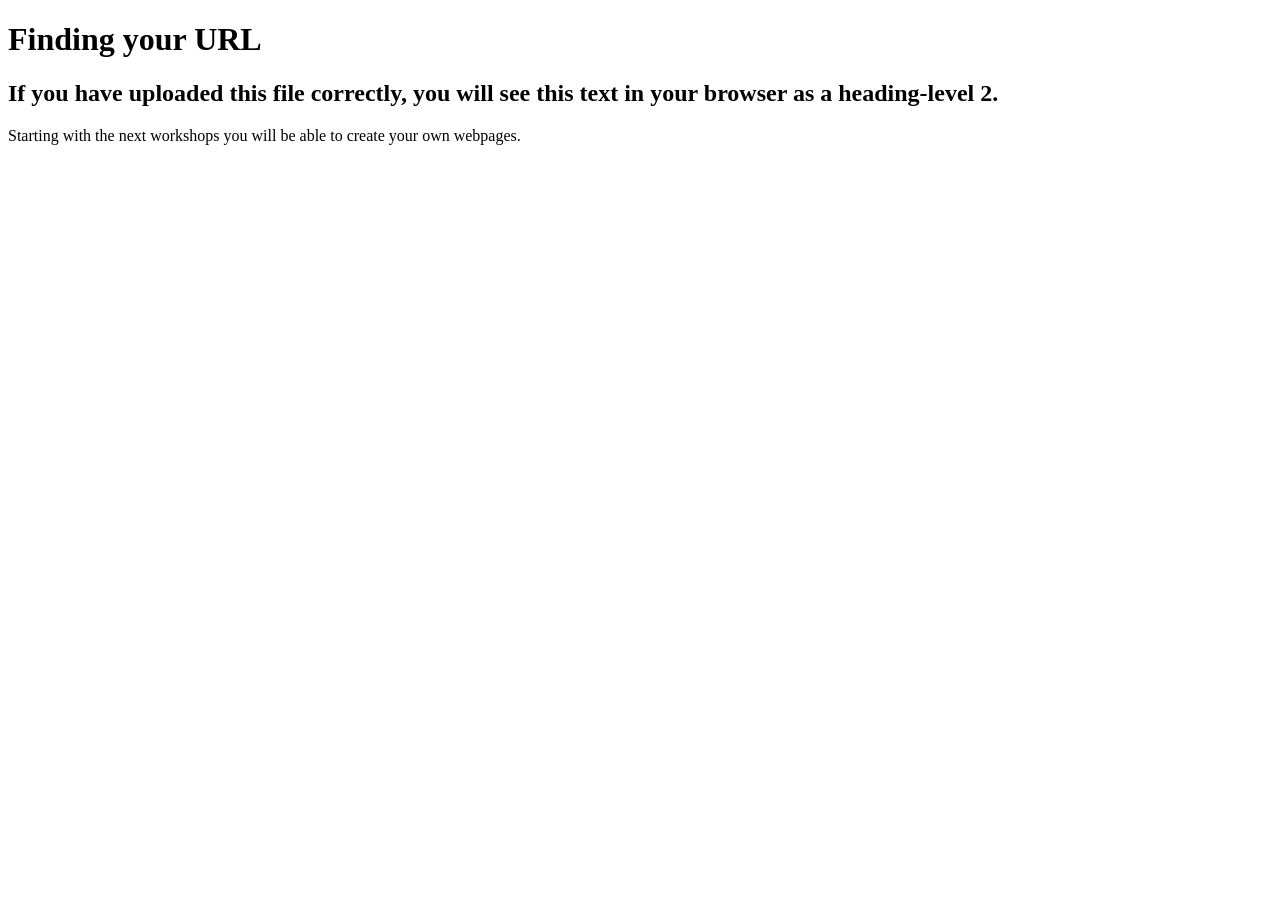
<file: webdevelopment/test.html>
<!DOCTYPE html>
<html>
    
    <head>
        <meta charset="utf-8">
       <title>Finding Your URL</title>
        <meta name="description" content="Finding your URL in GitHub">
    </head>
    <body>
        
        <h1>Finding your URL</h1>
        <h2>If you have uploaded this file correctly, you will see this text in your browser as a heading-level 2.</h2>
        
        <p>
            Starting with the next workshops you will be able to create your own webpages.
        </p>
        
    
    </body>
</html>
</file>
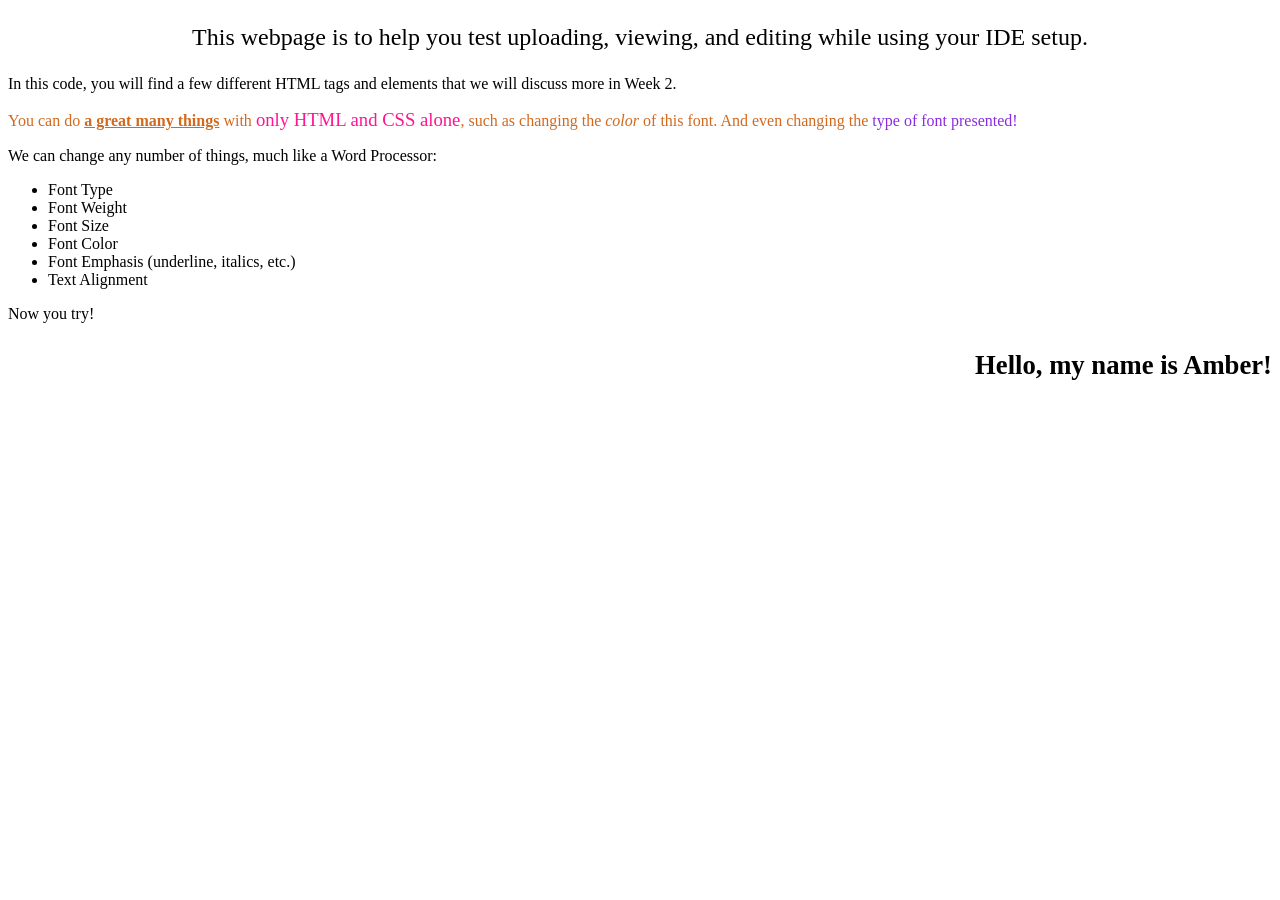
<file: webdevelopment/webpageTest.html>
<!DOCTYPE html>
<html lang="en-US">
<head>
    <title>testing your website</title>
    <meta charset="utf-8">
</head>
<body>
<p style="text-align: center; font-size: 18pt;">This webpage is to help you test uploading, viewing, and editing while using your IDE setup.</p>
    
<p>In this code, you will find a few different HTML tags and elements that we will discuss more in Week 2.</p>
    <p style="color:chocolate;">You can do <span style="font-weight: 600; text-decoration: underline;"> a great many things</span> with <span style="font-size: 14pt; color: deeppink;">only HTML and CSS alone</span>, such as changing the <em>color</em> of this font. And even changing the <span style="font-family: cursive; color:blueviolet;"> type of font presented!</span></p>
    <p>We can change any number of things, much like a Word Processor:</p>
    <ul>
    <li>Font Type</li>
        <li>Font Weight</li>
        <li>Font Size</li>
        <li>Font Color</li>
        <li>Font Emphasis (underline, italics, etc.)</li>
        <li>Text Alignment</li>
    </ul>
    <p> Now you try! </p>
    <p style="text-align: right; font-weight: bold; font-size: 20pt;"> Hello, my name is Amber!</p>
    
</body>
</html>
</file>
<file: webdevelopment/style.css>
/* ---------- Base styles (existing) ---------- */
h1 {
  color: #4A4A4A;
  font-size: 40px;
}

h2 {
  color: #4A4A4A;
  font-size: 28px;
}

p {
  color: #4A4A4A;
  font-size: 18px;
}

li {
  color: #4A4A4A;
  font-size: 18px;
}

/* ---------- Fonts from design plan ---------- */
body {
  font-family: "Lato", sans-serif;
}

h1,
h2 {
  font-family: "Montserrat", sans-serif;
}

/* ---------- Hero section ---------- */
.hero {
  box-sizing: border-box;
  background-color: #CCEBFA;
  max-width: 900px;
  margin: 30px auto;
  padding: 30px;
  border-radius: 16px;
  text-align: center;
}

.hero-photos {
  display: grid;
  grid-template-columns: repeat(4, 1fr);
  gap: 10px;
  margin-bottom: 25px;
}

.hero-photos img {
  width: 100%;
  height: 140px;
  object-fit: cover;
  border: 3px solid #FFFFFF;
  border-radius: 10px;
  box-sizing: border-box;
}

.hero h1 {
  font-size: 30px;
  line-height: 1.3;
  margin: 0 0 20px;
}

.hero p {
  font-size: 18px;
  line-height: 1.6;
  max-width: 700px;
  margin: 0 auto 28px;
}

/* Call-to-action link styled as a button */
.hero-button {
  display: inline-block;
  background-color: #FCDFE9;
  color: #4A4A4A;
  font-family: "Montserrat", sans-serif;
  font-size: 18px;
  font-weight: 700;
  text-decoration: none;
  padding: 12px 28px;
  border: 2px solid #4A4A4A;
  border-radius: 30px;
  transition: background-color 0.3s, color 0.3s;
}

.hero-button:hover,
.hero-button:focus {
  background-color: #4A4A4A;
  color: #FFFFFF;
}

/* ---------- Quote box ---------- */
.quote-box {
  box-sizing: border-box;
  position: relative;
  background-color: #FCDFE9;
  max-width: 900px;
  margin: 0 auto 30px;
  padding: 20px 70px;
  border-radius: 16px;
  text-align: center;
}

/* Large decorative quotation marks at the start and end of the quote */
.quote-box::before,
.quote-box::after {
  position: absolute;
  font-family: "Montserrat", sans-serif;
  font-size: 80px;
  font-weight: 700;
  line-height: 1;
  color: #FFFFFF;
}

.quote-box::before {
  content: "\201C";
  top: 8px;
  left: 20px;
}

.quote-box::after {
  content: "\201D";
  bottom: -28px;
  right: 20px;
}

.quote-box blockquote {
  margin: 0;
}

.quote-box p {
  font-style: italic;
  margin: 0 0 10px;
}

.quote-box footer {
  color: #4A4A4A;
  font-weight: bold;
}

/* ---------- Phone and tablet ---------- */
@media (max-width: 700px) {
  .hero {
    margin: 15px;
    padding: 20px;
  }

  .hero-photos {
    grid-template-columns: repeat(2, 1fr);
  }

  .hero h1 {
    font-size: 24px;
  }

  .quote-box {
    margin: 0 15px 30px;
    padding: 30px 40px;
  }

  .quote-box::before,
  .quote-box::after {
    font-size: 60px;
  }

  .quote-box::after {
    bottom: -20px;
  }
}

/* ---------- PDF resume link (box model) ---------- */
.resume-wrap {
  text-align: center;
}

.pdf-link {
  display: inline-block;
  padding: 14px 32px;
  margin: 25px 0;
  border: 2px solid #4A4A4A;
  border-radius: 30px;
  background-color: #FCDFE9;
  color: #4A4A4A;
  font-size: 18px;
  font-weight: bold;
  text-decoration: none;
}

.pdf-link:hover,
.pdf-link:focus {
  background-color: #4A4A4A;
  color: #FFFFFF;
}

/* ===== REFLECTION PAGE: BOX MODEL (content area) ===== */
.reflection-box {
  box-sizing: border-box;
  max-width: 800px;
  margin: 30px auto;
  padding: 30px 40px;
  border: 3px solid #CCEBFA;
  border-radius: 16px;
  background-color: #FFFFFF;
}

.reflection-box h1 {
  text-align: center;
  margin: 0 0 20px;
  padding-bottom: 12px;
  border-bottom: 4px solid #CCEBFA;
}

.reflection-box h2 {
  margin: 30px 0 10px;
}

.reflection-box p {
  line-height: 1.7;
  margin: 0 0 18px;
}

/* ===== PSEUDO-ELEMENT: style the first letter of the first paragraph ===== */
.reflection-box p:first-of-type::first-letter {
  font-family: "Montserrat", sans-serif;
  font-size: 2.6em;
  font-weight: 700;
  color: #4A4A4A;
}

/* ===== PSEUDO-CLASS: indent the first line of every other paragraph ===== */
.reflection-box p:not(:first-of-type) {
  text-indent: 2em;
}

.pull-quote {
  margin: 25px 0;
  padding: 20px 30px;
  background-color: #FCDFE9;
  border-radius: 16px;
  color: #4A4A4A;
  font-size: 22px;
  font-style: italic;
  text-align: center;
}

@media (max-width: 700px) {
  .reflection-box {
    margin: 15px;
    padding: 20px;
  }
}

/* ===== ABOUT PAGE: IMAGE STYLES (headshot) ===== */
.headshot {
  display: block;
  box-sizing: border-box;
  width: 260px;
  max-width: 100%;
  height: auto;
  margin: 20px 0;
  padding: 6px;
  border: 4px solid #CCEBFA;
  border-radius: 16px;
  background-color: #FCDFE9;
  box-shadow: 0 4px 10px rgba(0, 0, 0, 0.15);
  transition: transform 0.3s, box-shadow 0.3s;
}

.headshot:hover {
  transform: scale(1.03);
  box-shadow: 0 8px 16px rgba(0, 0, 0, 0.25);
}

/* ===== ABOUT PAGE: VIDEO STYLES (intro video) ===== */
.intro-video {
  max-width: 640px;
  margin: 30px auto;
}

.intro-video video {
  display: block;
  box-sizing: border-box;
  width: 100%;
  height: auto;
  padding: 6px;
  border: 4px solid #CCEBFA;
  border-radius: 16px;
  background-color: #EDE1F8;
  box-shadow: 0 4px 10px rgba(0, 0, 0, 0.15);
}

.intro-video figcaption {
  margin-top: 10px;
  color: #4A4A4A;
  font-size: 16px;
  font-style: italic;
  text-align: center;
}

/* ===== FOOTER STYLES: background image, contact info, and icons ===== */
body > footer {
  padding: 25px 30px;
  background-color: #EDE1F8;
  background-image: url("images/footer-bg.png");
  background-repeat: repeat;
  text-align: center;
}

.footer-contact {
  display: flex;
  justify-content: center;
  flex-wrap: wrap;
  gap: 12px 40px;
  margin: 0 0 15px;
  padding: 0;
  list-style: none;
}

.footer-contact li {
  display: flex;
  align-items: center;
  gap: 10px;
}

.footer-contact img {
  width: 28px;
  height: 28px;
}

.footer-contact a {
  color: #4A4A4A;
  font-weight: bold;
  text-decoration: none;
}

.footer-contact a:hover,
.footer-contact a:focus {
  text-decoration: underline;
}

body > footer p {
  margin: 0;
  font-size: 16px;
}

@media (max-width: 700px) {
  .footer-contact {
    flex-direction: column;
    align-items: center;
    gap: 10px;
  }
}

/* ===== ABOUT PAGE: CSS GRID LAYOUT (desktop: photo + bio, education + jobs side by side) ===== */
.about-page main {
  display: grid;
  grid-template-columns: repeat(6, 1fr);
  grid-template-areas:
    "photo photo title title title title"
    "photo photo bio bio bio bio"
    "edu edu edu jobs jobs jobs"
    "resume resume resume resume resume resume"
    "video video video video video video";
  gap: 20px 30px;
  align-items: start;
  box-sizing: border-box;
  max-width: 1000px;
  margin: 30px auto;
  padding: 0 20px;
}

.about-page main > h1 {
  grid-area: title;
  align-self: end;
  margin: 0;
}

.about-page .headshot {
  grid-area: photo;
  justify-self: start;
  width: 100%;
  max-width: 260px;
  margin: 0;
}

.about-page .bio {
  grid-area: bio;
  margin: 0;
}

.about-page .education,
.about-page .jobs {
  box-sizing: border-box;
  align-self: stretch;
  padding: 20px 25px;
  border-radius: 16px;
}

.about-page .education {
  grid-area: edu;
  background-color: #FCDFE9;
}

.about-page .jobs {
  grid-area: jobs;
  background-color: #CCEBFA;
}

.about-page .education h2,
.about-page .jobs h2 {
  margin: 0 0 12px;
  font-size: 24px;
}

.about-page .resume-wrap {
  grid-area: resume;
  margin: 0;
}

.about-page .intro-video {
  grid-area: video;
  justify-self: center;
  width: 100%;
  max-width: 640px;
  margin: 0;
}

/* ===== ABOUT PAGE: GRID LAYOUT FOR TABLET AND PHONE (one column; image and video scale down) ===== */
@media (max-width: 800px) {
  .about-page main {
    grid-template-columns: 1fr;
    grid-template-areas:
      "photo"
      "title"
      "bio"
      "edu"
      "jobs"
      "resume"
      "video";
    gap: 20px;
    margin: 20px auto;
    padding: 0 15px;
  }

  .about-page main > h1 {
    align-self: start;
  }

  .about-page .headshot {
    justify-self: center;
    max-width: 200px;
  }

  .about-page .intro-video {
    max-width: 100%;
  }

  .about-page .intro-video figcaption {
    font-size: 14px;
  }
}

/* ===== PRINT STYLES (about.html only): prints name, bio, education, and contact info ===== */
@media print {
  /* 1 inch margins on all sides of the printed page */
  @page {
    margin: 1in;
  }

  /* Hide everything that should not print */
  .about-page header,
  .about-page .headshot,
  .about-page .jobs,
  .about-page .resume-wrap,
  .about-page .intro-video,
  .about-page footer img,
  .about-page footer > p {
    display: none;
  }

  /* Turn off the grid layout and colored boxes when printing */
  .about-page main {
    display: block;
    max-width: none;
    margin: 0;
    padding: 0;
  }

  .about-page .education {
    padding: 0;
    background: none;
    border-radius: 0;
  }

  /* Black serif text, no colors or backgrounds */
  .about-page {
    margin: 0;
    background: none;
    color: #000000;
    font-family: "Times New Roman", Times, serif;
  }

  .about-page h1,
  .about-page h2,
  .about-page p,
  .about-page li,
  .about-page a {
    color: #000000;
    font-family: "Times New Roman", Times, serif;
  }

  /* Smaller sizes and tighter spacing so everything fits on one page */
  .about-page h1 {
    margin: 0 0 12pt;
    font-size: 24pt;
  }

  .about-page h2 {
    margin: 14pt 0 6pt;
    font-size: 16pt;
  }

  .about-page p,
  .about-page li {
    font-size: 12pt;
    line-height: 1.4;
  }

  .about-page p {
    margin: 0 0 8pt;
  }

  /* Footer: contact information only, plain text */
  .about-page > footer {
    margin-top: 16pt;
    padding: 10pt 0 0;
    border-top: 1pt solid #000000;
    background: none;
    text-align: left;
  }

  .about-page .footer-contact {
    display: block;
    margin: 0;
    padding: 0;
  }

  .about-page .footer-contact li {
    display: block;
  }

  .about-page .footer-contact a {
    font-weight: normal;
    text-decoration: none;
  }
}

/* ===== CONTACT PAGE STYLES: contact form layout, fields, and submit button ===== */
.contact-heading {
  max-width: 640px;
  margin: 30px auto 20px;
  padding: 0 15px;
  text-align: center;
}

.contact-heading h1 {
  margin: 0 0 10px;
}

.contact-form {
  box-sizing: border-box;
  max-width: 640px;
  margin: 0 auto 30px;
  padding: 30px;
  background-color: #CCEBFA;
  border-radius: 16px;
}

.form-group {
  margin: 0 0 20px;
  padding: 0;
  border: none;
}

.contact-form label,
.contact-form legend {
  display: block;
  margin-bottom: 6px;
  padding: 0;
  color: #4A4A4A;
  font-family: "Montserrat", sans-serif;
  font-size: 15px;
  font-weight: 700;
}

.contact-form input[type="text"],
.contact-form input[type="email"],
.contact-form select,
.contact-form textarea {
  display: block;
  box-sizing: border-box;
  width: 100%;
  padding: 10px 12px;
  border: 2px solid #4A4A4A;
  border-radius: 10px;
  background-color: #FFFFFF;
  color: #4A4A4A;
  font-family: "Lato", sans-serif;
  font-size: 16px;
}

.contact-form textarea {
  min-height: 140px;
  resize: vertical;
}

.contact-form input:focus,
.contact-form select:focus,
.contact-form textarea:focus {
  outline: 3px solid #FCDFE9;
  border-color: #4A4A4A;
}

.contact-form .radio-option {
  display: flex;
  align-items: center;
  gap: 8px;
  margin: 0 0 8px;
  font-family: "Lato", sans-serif;
  font-size: 16px;
  font-weight: 400;
}

.contact-form .radio-option input {
  width: 18px;
  height: 18px;
  margin: 0;
}

.submit-button {
  display: inline-block;
  padding: 12px 30px;
  border: 2px solid #4A4A4A;
  border-radius: 30px;
  background-color: #FCDFE9;
  color: #4A4A4A;
  font-family: "Montserrat", sans-serif;
  font-size: 16px;
  font-weight: 700;
  cursor: pointer;
  transition: background-color 0.3s, color 0.3s;
}

.submit-button:hover,
.submit-button:focus {
  background-color: #4A4A4A;
  color: #FFFFFF;
}

@media (max-width: 700px) {
  .contact-form {
    margin: 0 15px 30px;
    padding: 20px;
  }

  .submit-button {
    width: 100%;
  }
}

/* ===== CAREER PAGE: CSS GRID LAYOUT (desktop: heading on top, four cards in two columns) ===== */
.career-page main {
  display: grid;
  grid-template-columns: repeat(2, 1fr);
  gap: 30px;
  align-items: stretch;
  box-sizing: border-box;
  max-width: 1000px;
  margin: 30px auto;
  padding: 0 20px;
}

.career-intro {
  grid-column: 1 / -1;
  text-align: center;
}

.career-intro h1 {
  margin: 0;
}

/* ===== CAREER PAGE: CARDS (alternate pink and blue, thin gray outline) ===== */
.career-card {
  box-sizing: border-box;
  padding: 20px 25px;
  border: 1px solid #BDBDBD;
  border-radius: 16px;
}

.career-card:nth-of-type(odd) {
  background-color: #FCDFE9;
}

.career-card:nth-of-type(even) {
  background-color: #CCEBFA;
}

/* Card title and dates (the title row is also the tap target on phones) */
.career-card summary {
  display: grid;
  grid-template-columns: 1fr auto;
  align-items: center;
  cursor: default;
}

.career-card summary:focus-visible {
  outline: 3px solid #4A4A4A;
  outline-offset: 4px;
}

.career-card summary h2 {
  grid-column: 1;
  margin: 0 0 6px;
  font-size: 22px;
}

.career-meta {
  grid-column: 1;
  margin: 0 0 12px;
  color: #4A4A4A;
  font-size: 15px;
  font-weight: bold;
}

/* Card text */
.card-body {
  display: flex;
  flex-direction: column;
}

.career-card p {
  margin: 0 0 12px;
  line-height: 1.6;
}

.career-card .career-label {
  margin-bottom: 4px;
}

.career-card ul {
  margin: 0 0 12px;
}

/* ===== CAREER PAGE: ARTIFACT LOGOS (bottom of each card on desktop) ===== */
.card-artifact {
  display: flex;
  flex-direction: column;
  align-items: center;
  margin: 15px 0 0;
}

.card-artifact img {
  display: block;
  box-sizing: border-box;
  width: auto;
  max-width: 100%;
  height: auto;
  max-height: 120px;
  padding: 6px;
  border-radius: 10px;
  background-color: #FFFFFF;
}

.card-artifact figcaption {
  margin-top: 6px;
  color: #4A4A4A;
  font-size: 13px;
  font-style: italic;
  text-align: center;
}

/* ===== CAREER PAGE: TABLET (one column, full detail, logo beside the text) ===== */
@media (max-width: 800px) {
  .career-page main {
    grid-template-columns: 1fr;
    gap: 20px;
    margin: 20px auto;
    padding: 0 15px;
  }

  .card-body {
    display: grid;
    grid-template-columns: 1fr 200px;
    gap: 20px;
    align-items: center;
  }

  .card-artifact {
    margin: 0;
  }
}

/* ===== CAREER PAGE: PHONE (cards collapse to a title; tap to expand) ===== */
@media (max-width: 600px) {
  .career-intro h1 {
    font-size: 28px;
  }

  .career-card {
    padding: 15px;
  }

  .career-card summary {
    cursor: pointer;
  }

  .career-card summary::after {
    content: "+";
    grid-column: 2;
    grid-row: 1 / span 2;
    padding-left: 12px;
    color: #4A4A4A;
    font-family: "Montserrat", sans-serif;
    font-size: 28px;
    font-weight: 700;
  }

  .career-card details[open] summary::after {
    content: "\2212";
  }

  .career-card details:not([open]) .career-meta {
    margin-bottom: 0;
  }

  .career-card summary h2 {
    font-size: 21px;
  }

  .career-meta {
    font-size: 14px;
  }

  .card-body {
    display: flex;
    flex-direction: column;
    gap: 0;
  }

  .career-card p,
  .career-card li {
    font-size: 16px;
  }

  .card-artifact {
    margin: 15px 0 0;
  }

  .card-artifact img {
    max-height: 90px;
  }
}

/* ===== TABLE: career summary (full width under the cards) ===== */
.career-table {
  grid-column: 1 / -1;
  margin: 0;
}

.table-scroll {
  overflow-x: auto;
}

.career-table table {
  width: 100%;
  border: 3px solid #4A4A4A;
  border-collapse: collapse;
  color: #4A4A4A;
  font-size: 16px;
}

.career-table caption {
  padding: 0 0 10px;
  font-family: "Montserrat", sans-serif;
  font-size: 20px;
  font-weight: 700;
  text-align: left;
}

.career-table th,
.career-table td {
  padding: 12px 14px;
  border: 1px solid #BDBDBD;
  text-align: left;
  vertical-align: top;
}

.career-table thead th {
  background-color: #EDE1F8;
  font-family: "Montserrat", sans-serif;
}

/* Structural pseudo-classes: rows 1 and 3 share a color, rows 2 and 4 share another */
.career-table tbody tr:nth-child(odd) {
  background-color: #FFFFFF;
}

.career-table tbody tr:nth-child(even) {
  background-color: #F6F0FB;
}

.career-table a {
  color: #4A4A4A;
}

/* Phone: smaller text and padding so the whole table fits */
@media (max-width: 600px) {
  .career-table table {
    font-size: 14px;
  }

  .career-table caption {
    font-size: 17px;
  }

  .career-table th,
  .career-table td {
    padding: 8px;
  }
}
</file>
<file: webdevelopment/nav.css>
/* ===== NAVIGATION STYLES (Flexbox): header, logo, menu links ===== */
header {
  display: flex;
  justify-content: space-between;
  align-items: center;
  flex-wrap: wrap;
  gap: 12px 24px;
  background-color: #EDE1F8;
  padding: 12px 30px;
}

header img {
  display: block;
  height: 60px;
  width: auto;
}

nav ul {
  display: flex;
  flex-wrap: wrap;
  justify-content: flex-end;
  gap: 8px 24px;
  list-style: none;
  margin: 0;
  padding: 0;
}

nav a {
  display: block;
  color: #4A4A4A;
  font-family: "Montserrat", sans-serif;
  font-size: 16px;
  font-weight: 700;
  text-decoration: none;
  padding: 8px 14px;
  border-radius: 20px;
  transition: background-color 0.3s;
}

nav a:hover,
nav a:focus {
  background-color: #FCDFE9;
  outline: 2px solid #4A4A4A;
}

nav a[aria-current="page"] {
  border-bottom: 3px solid #4A4A4A;
  border-radius: 0;
}

/* ===== DROP-DOWN MENU STYLES: 2-tier menu under the Career link ===== */
nav li {
  position: relative;
}

.has-dropdown > a::after {
  content: " \25BE";
}

nav .dropdown {
  display: none;
  position: absolute;
  top: 100%;
  left: 0;
  z-index: 10;
  flex-direction: column;
  flex-wrap: nowrap;
  justify-content: flex-start;
  gap: 4px;
  min-width: 260px;
  padding: 8px;
  background-color: #FFFFFF;
  border: 2px solid #4A4A4A;
  border-radius: 12px;
}

.has-dropdown:hover > .dropdown,
.has-dropdown:focus-within > .dropdown {
  display: flex;
}

.dropdown a {
  font-size: 15px;
  white-space: nowrap;
}

/* ===== MOBILE NAVIGATION: hamburger icon (hidden on large screens) ===== */
.menu-toggle {
  position: absolute;
  width: 0;
  height: 0;
  opacity: 0;
}

.menu-icon {
  display: none;
  padding: 4px 12px;
  border: 2px solid #4A4A4A;
  border-radius: 10px;
  background-color: #FFFFFF;
  color: #4A4A4A;
  font-size: 32px;
  line-height: 1.2;
  cursor: pointer;
}

.menu-toggle:focus-visible + .menu-icon {
  outline: 3px solid #FCDFE9;
  background-color: #FCDFE9;
}

/* ===== MOBILE NAVIGATION: media query for phones (hide menu, show hamburger, hide dropdown) ===== */
@media (max-width: 700px) {
  header {
    flex-wrap: wrap;
    justify-content: space-between;
    padding: 12px 15px;
  }

  /* Show the hamburger icon */
  .menu-icon {
    display: block;
  }

  /* Hide the full navigation menu until the hamburger icon is tapped */
  header nav {
    display: none;
    flex-basis: 100%;
  }

  .menu-toggle:checked ~ nav {
    display: block;
  }

  nav ul {
    flex-direction: column;
    align-items: stretch;
    gap: 4px;
  }

  nav a {
    font-size: 16px;
    padding: 10px 14px;
    text-align: center;
  }

  /* Drop-down menu stays hidden in mobile view */
  nav .dropdown,
  .has-dropdown:hover > .dropdown,
  .has-dropdown:focus-within > .dropdown {
    display: none;
  }

  .has-dropdown > a::after {
    content: "";
  }
}
</file>
